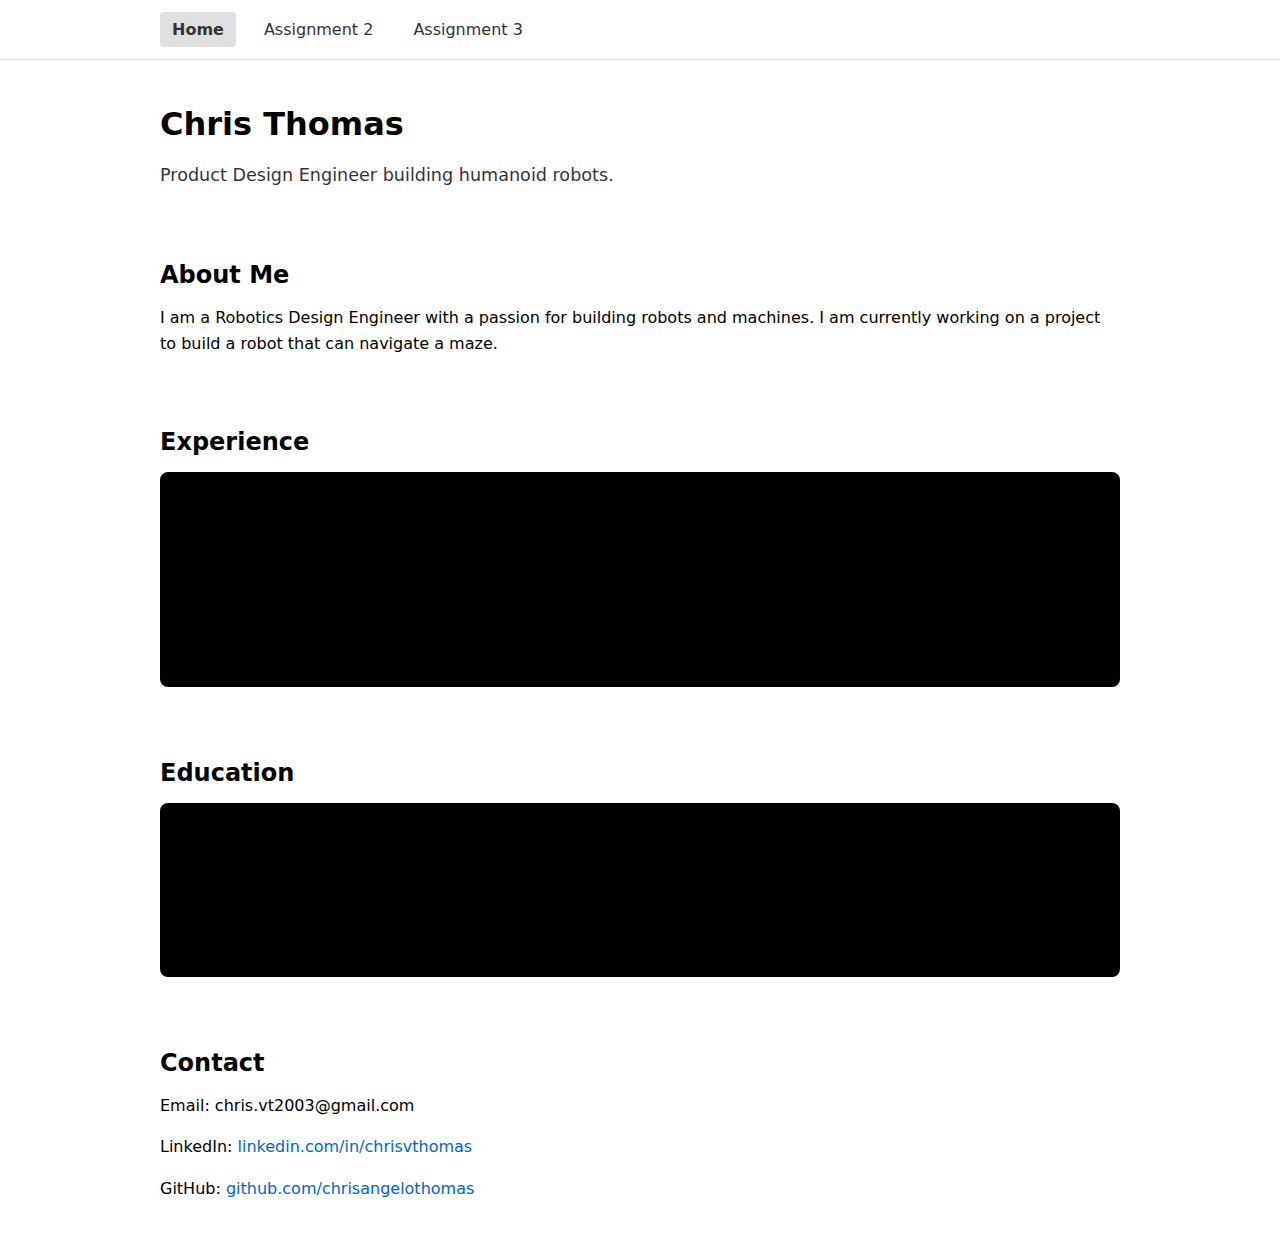
<file: index.html>
<!DOCTYPE html>
<html lang="en">
<head>
    <meta charset="UTF-8">
    <meta name="viewport" content="width=device-width, initial-scale=1.0">
    <title>Portfolio</title>
    <link rel="stylesheet" href="css/style.css">
</head>
<body>
    <header class="site-header">
        <nav>
            <a href="index.html" aria-current="page">Home</a>
            <a href="assignment2.html">Assignment 2</a>
            <a href="assignment3.html">Assignment 3</a>
        </nav>
    </header>

    <main class="container">
        <section>
            <h1>Chris Thomas</h1>
            <p class="subtitle">Product Design Engineer building humanoid robots.</p>
        </section>

        <section>
            <h2>About Me</h2>
            <p>I am a Robotics Design Engineer with a passion for building robots and machines. I am currently working on a project to build a robot that can navigate a maze.</p>
        </section>

        <section>
            <h2>Experience</h2>
            <div class="experience-item">
                <h3>Robotics Design Engineer</h3>
                <p>K-Scale Labs</p>
                <p>Oct 2024 - Jul 2025</p>
                <p>Developed and tested full scale open-source humanoid robots.</p>
            </div>
        </section>

        <section>
            <h2>Education</h2>
            <div class="education-item">
                <h3>BSc Interactive Arts and Technology</h3>
                <p>Simon Fraser University</p>
                <p>2021 - Present</p>
            </div>
        </section>

        <section>
            <h2>Contact</h2>
            <p>Email: chris.vt2003@gmail.com</p>
            <p>LinkedIn: <a href="https://www.linkedin.com/in/chrisvthomas/" target="_blank">linkedin.com/in/chrisvthomas</a></p>
            <p>GitHub: <a href="https://github.com/chrisangelothomas" target="_blank">github.com/chrisangelothomas</a></p>
        </section>
    </main>

    <script src="js/main.js"></script>
</body>
</html>
</file>
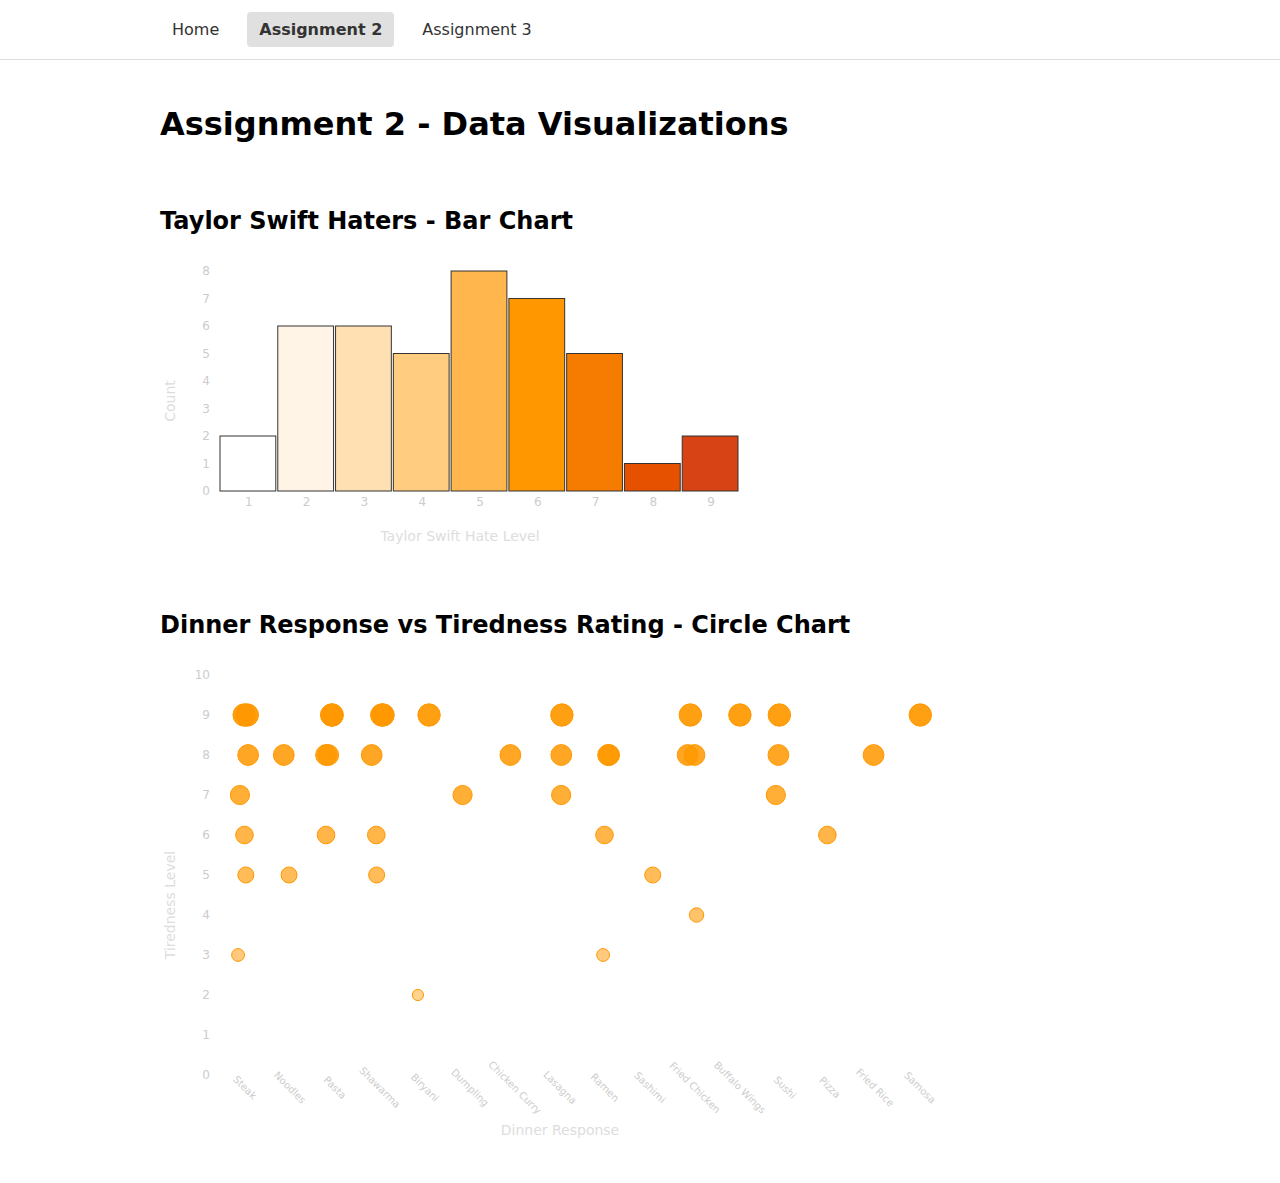
<file: assignment2.html>
<!DOCTYPE html>
<html lang="en">
<head>
    <meta charset="UTF-8">
    <meta name="viewport" content="width=device-width, initial-scale=1.0">
    <title>Assignment 2 - Visualizations</title>
    <link rel="stylesheet" href="css/style.css">
</head>
<body>
    <header class="site-header">
        <nav>
            <a href="index.html">Home</a>
            <a href="assignment2.html" aria-current="page">Assignment 2</a>
            <a href="assignment3.html">Assignment 3</a>
        </nav>
    </header>

    <main class="container">
        <section>
            <h1>Assignment 2 - Data Visualizations</h1>
        </section>
        
        <section>
            <h2>Taylor Swift Haters - Bar Chart</h2>
            <div id="bar-chart"></div>
        </section>

        <section>
            <h2>Dinner Response vs Tiredness Rating - Circle Chart</h2>
            <div id="circle-chart"></div>
        </section>
    </main>

    <script src="js/A2vis.js"></script>
</body>
</html>
</file>
<file: css/style.css>
:root { color-scheme: light dark; }
body { margin: 0; font-family: system-ui, -apple-system, Segoe UI, Roboto, Arial, sans-serif; display:flex; flex-direction:column; align-items:center; }
.site-header { width:100%; border-bottom: 1px solid #ddd; }
nav { max-width: 960px; margin: 0 auto; padding: 12px 16px; display:flex; gap:16px; }
nav a { color: #333; text-decoration: none; padding: 8px 12px; border-radius: 4px; transition: background-color 0.2s; }
nav a:hover { background-color: #f0f0f0; }
nav a[aria-current="page"] { font-weight: 600; background-color: #e0e0e0; }
.container { width: 100%; max-width: 960px; padding: 24px 16px; display: flex; flex-direction: column; gap: 24px; }
section { width: 100%; }
h1 { font-size: 2rem; margin-bottom: 0.5rem; }
h2 { font-size: 1.5rem; margin: 2rem 0 1rem 0; }
h3 { font-size: 1.2rem; margin-bottom: 0.5rem; }
p { margin-bottom: 1rem; line-height: 1.6; }
.subtitle { font-size: 1.1rem; opacity: 0.8; }
.caption { color: #555; font-size: 0.95rem; margin: 8px 0 12px; }
#summary { font-family: ui-monospace, SFMono-Regular, Menlo, Consolas, monospace; background-color: #000000; padding: 12px; border-radius: 4px; }
.vega-embed { width: 100%; }
.experience-item, .education-item { background-color: #000000; padding: 16px; border-radius: 8px; margin-bottom: 16px; }
a { color: #0066cc; text-decoration: none; }
a:hover { text-decoration: underline; }
</file>
